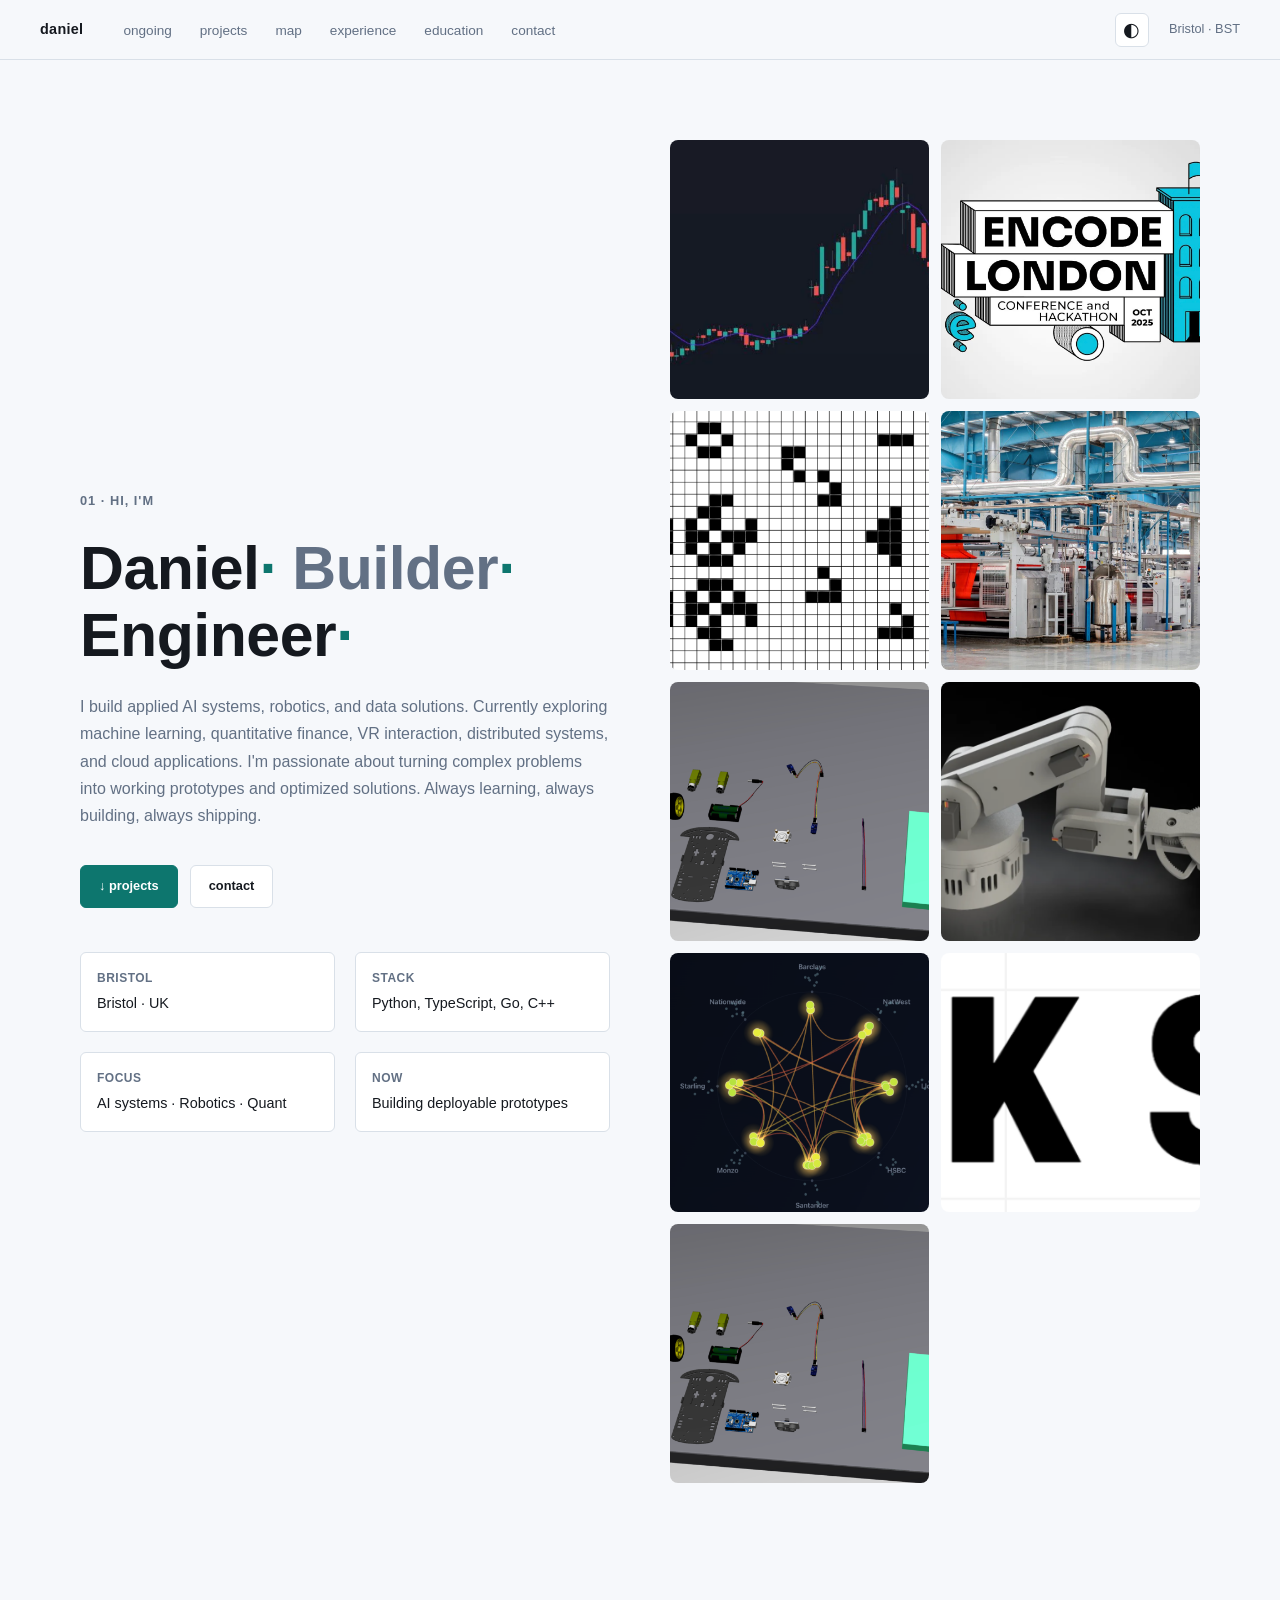
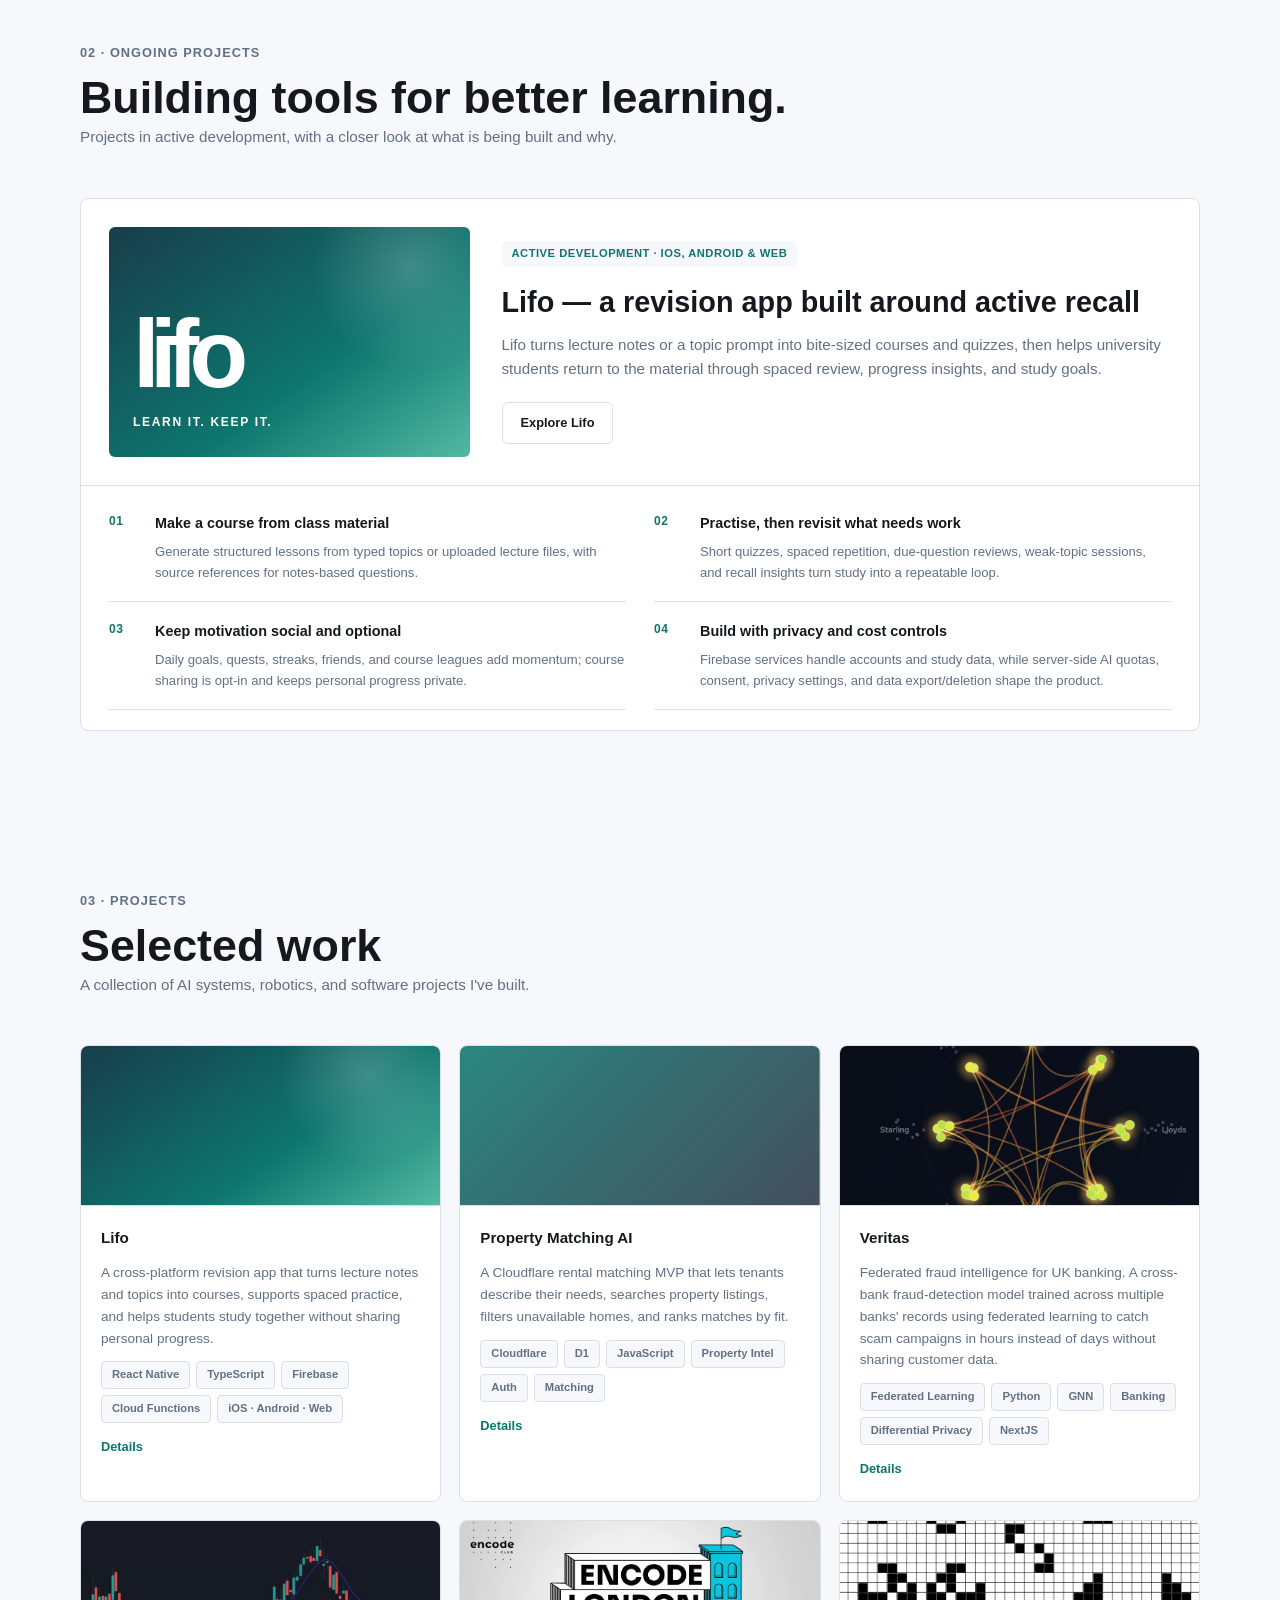
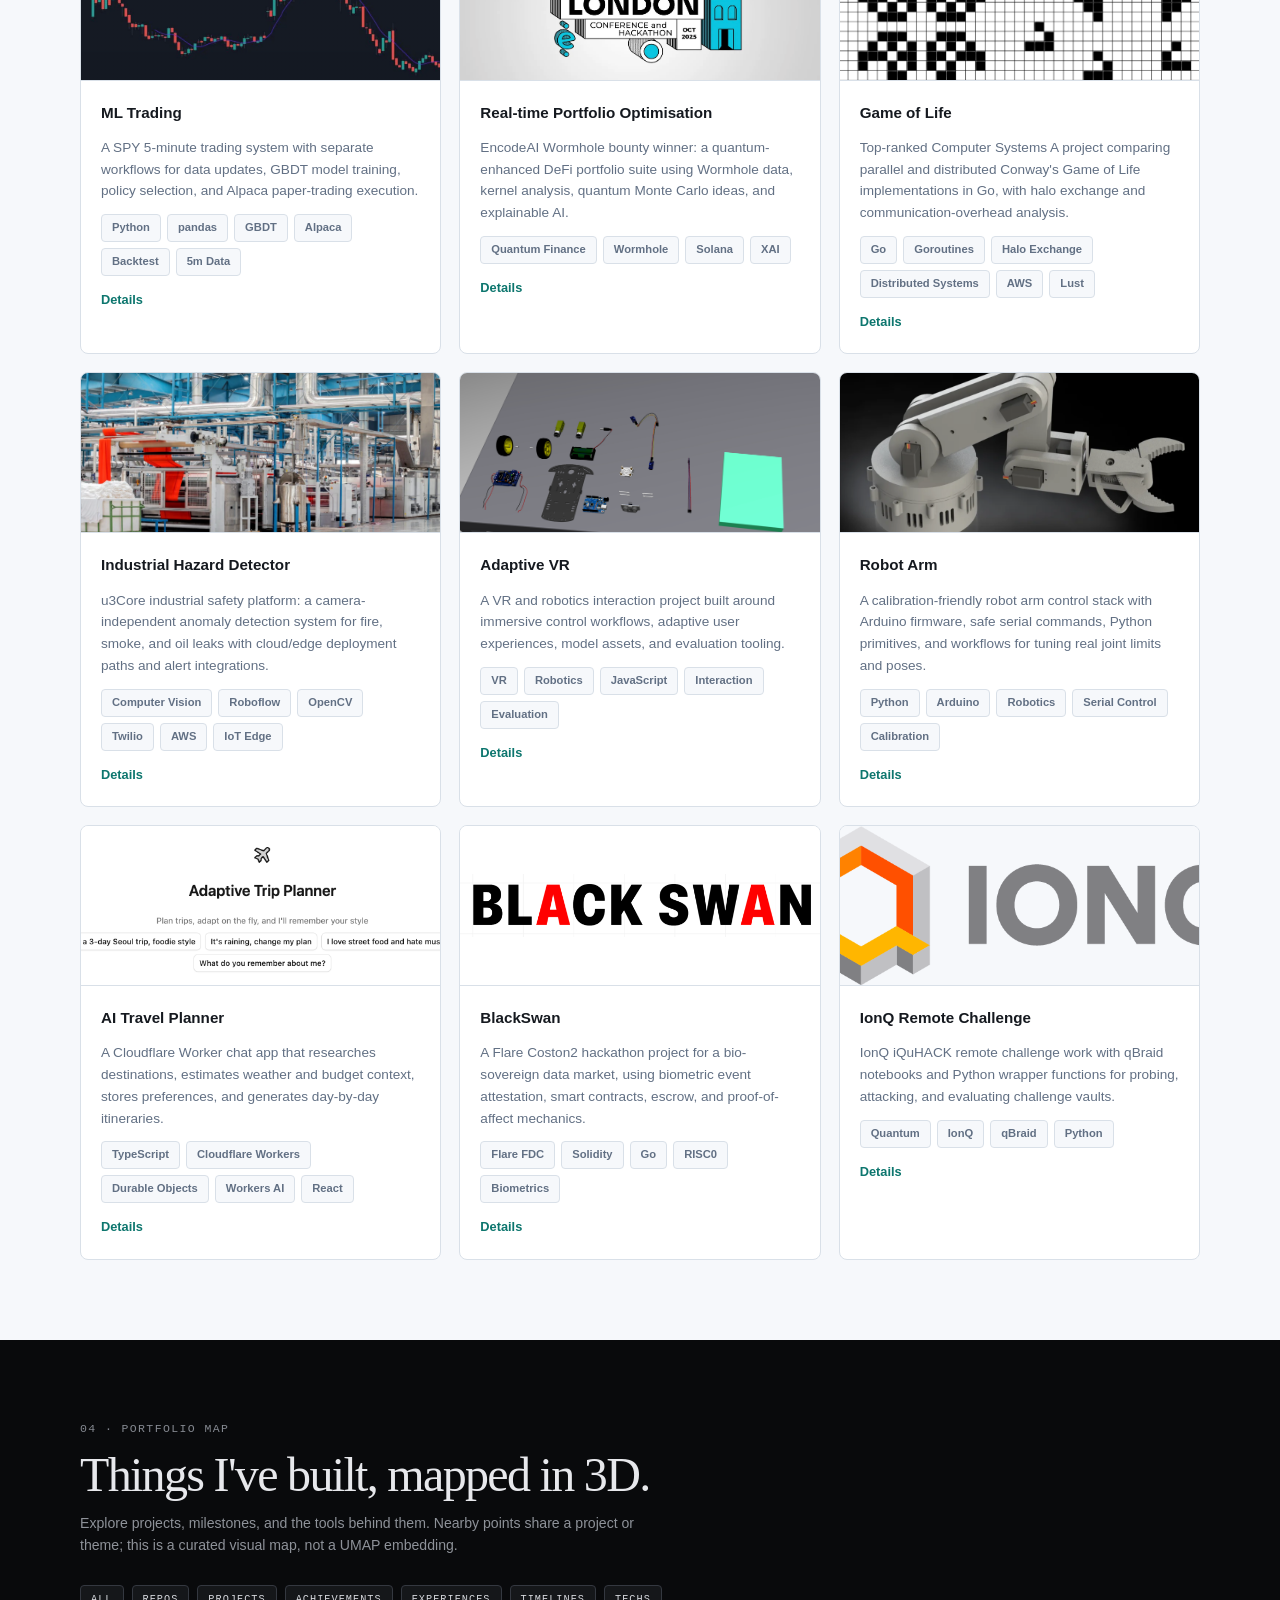
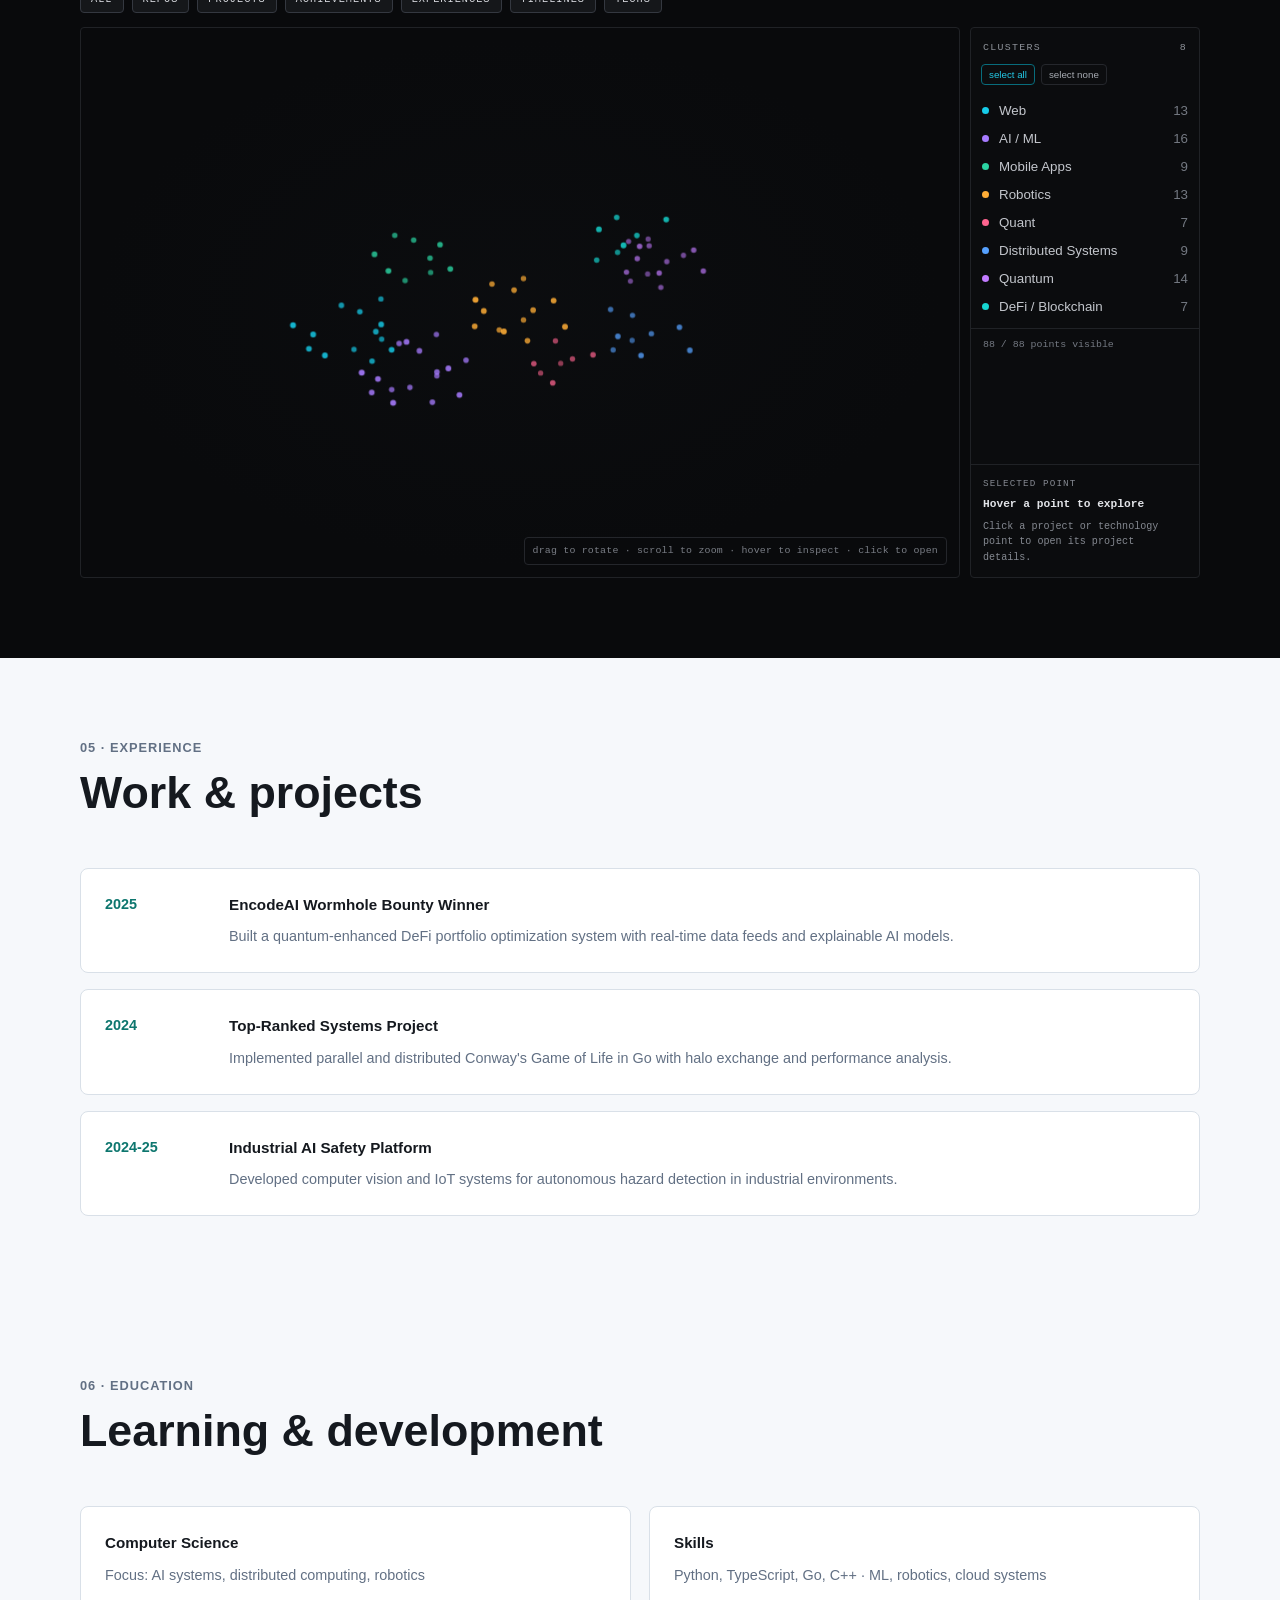
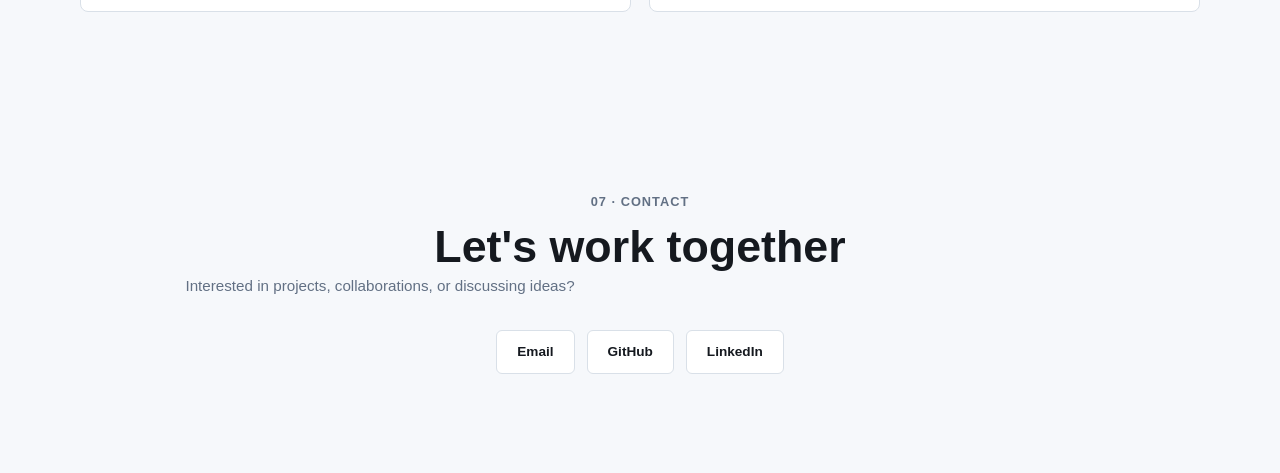
<file: index.html>
<!doctype html>
<html lang="en">
  <head>
    <meta charset="utf-8" />
    <meta name="viewport" content="width=device-width, initial-scale=1" />
    <title>Daniel | Computer Science / AI / Robotics</title>
    <meta
      name="description"
      content="AI, robotics, and software systems engineer. Portfolio of applied projects."
    />
    <link rel="stylesheet" href="./styles.css" />
  </head>
  <body>
    <header class="site-header">
      <nav class="header-nav">
        <a class="brand" href="#top" aria-label="Go to home">daniel</a>
        <ul class="nav-links">
          <li><a href="#ongoing">ongoing</a></li>
          <li><a href="#projects">projects</a></li>
          <li><a href="#map">map</a></li>
          <li><a href="#experience">experience</a></li>
          <li><a href="#education">education</a></li>
          <li><a href="#contact">contact</a></li>
        </ul>
      </nav>
      <div class="header-right">
        <button class="theme-toggle" type="button" aria-label="Toggle dark mode" aria-pressed="false">◐</button>
        <span class="location-time">Bristol · BST</span>
      </div>
    </header>

    <main id="top">
      <section class="hero">
        <div class="hero-content">
          <div class="section-number">01 · hi, i'm</div>
          <h1>Daniel<span class="accent-dot">·</span> <span class="hero-subtitle">Builder<span class="accent-dot">·</span></span> Engineer<span class="accent-dot">·</span></h1>
          
          <p class="hero-description">
            I build applied AI systems, robotics, and data solutions. Currently exploring machine learning, 
            quantitative finance, VR interaction, distributed systems, and cloud applications. 
            I'm passionate about turning complex problems into working prototypes and optimized solutions.
            Always learning, always building, always shipping.
          </p>
          
          <div class="hero-actions">
            <a href="#projects" class="button primary">↓ projects</a>
            <a href="#contact" class="button secondary">contact</a>
          </div>

          <div class="quick-info">
            <div class="info-block">
              <p class="info-label">bristol</p>
              <p class="info-value">Bristol · UK</p>
            </div>
            <div class="info-block">
              <p class="info-label">Stack</p>
              <p class="info-value">Python, TypeScript, Go, C++</p>
            </div>
            <div class="info-block">
              <p class="info-label">Focus</p>
              <p class="info-value">AI systems · Robotics · Quant</p>
            </div>
            <div class="info-block">
              <p class="info-label">Now</p>
              <p class="info-value">Building deployable prototypes</p>
            </div>
          </div>
        </div>

        <div class="hero-gallery">
          <img src="./assets/projects/image.png" alt="Project showcase" class="gallery-item">
          <img src="./assets/projects/image copy.png" alt="Project showcase" class="gallery-item">
          <img src="./assets/projects/game-of-life.png" alt="Project showcase" class="gallery-item">
          <img src="./assets/projects/industrial.png" alt="Project showcase" class="gallery-item">
          <img src="./assets/projects/vr.png" alt="Project showcase" class="gallery-item">
          <img src="./assets/projects/robotic.png" alt="Project showcase" class="gallery-item">

          <img src="./assets/projects/veritas.png" alt="Project showcase" class="gallery-item">
          <img src="./assets/projects/blackswan.png" alt="Project showcase" class="gallery-item">
          <img src="./assets/projects/vr.png" alt="Project showcase" class="gallery-item">
          

        </div>
      </section>

      <section id="ongoing" class="section">
        <div class="section-header">
          <div class="section-number">02 · ongoing projects</div>
          <h2>Building tools for better learning.</h2>
          <p>Projects in active development, with a closer look at what is being built and why.</p>
        </div>

        <article class="ongoing-card">
          <div class="ongoing-main">
            <div class="ongoing-brandmark" aria-hidden="true">
              <span class="lifo-wordmark">lifo</span>
              <span class="lifo-caption">learn it. keep it.</span>
            </div>
            <div class="ongoing-project-copy">
              <div class="live-badge">Active development · iOS, Android & web</div>
              <h3>Lifo — a revision app built around active recall</h3>
              <p>
                Lifo turns lecture notes or a topic prompt into bite-sized courses and quizzes, then helps
                university students return to the material through spaced review, progress insights, and
                study goals.
              </p>
              <a class="button secondary" href="./project.html?project=lifo">Explore Lifo</a>
            </div>
          </div>

          <div class="ongoing-capabilities">
            <article class="ongoing-capability">
              <span class="capability-index">01</span>
              <div>
                <h4>Make a course from class material</h4>
                <p>Generate structured lessons from typed topics or uploaded lecture files, with source references for notes-based questions.</p>
              </div>
            </article>
            <article class="ongoing-capability">
              <span class="capability-index">02</span>
              <div>
                <h4>Practise, then revisit what needs work</h4>
                <p>Short quizzes, spaced repetition, due-question reviews, weak-topic sessions, and recall insights turn study into a repeatable loop.</p>
              </div>
            </article>
            <article class="ongoing-capability">
              <span class="capability-index">03</span>
              <div>
                <h4>Keep motivation social and optional</h4>
                <p>Daily goals, quests, streaks, friends, and course leagues add momentum; course sharing is opt-in and keeps personal progress private.</p>
              </div>
            </article>
            <article class="ongoing-capability">
              <span class="capability-index">04</span>
              <div>
                <h4>Build with privacy and cost controls</h4>
                <p>Firebase services handle accounts and study data, while server-side AI quotas, consent, privacy settings, and data export/deletion shape the product.</p>
              </div>
            </article>
          </div>
        </div>
      </section>

      <section id="projects" class="section">
        <div class="section-header">
          <div class="section-number">03 · projects</div>
          <h2>Selected work</h2>
          <p>A collection of AI systems, robotics, and software projects I've built.</p>
        </div>

        <div class="project-grid">
          <article class="project-card">
            <div class="project-thumb lifo"></div>
            <div class="project-body">
              <h3>Lifo</h3>
              <p>
                A cross-platform revision app that turns lecture notes and topics into courses, supports
                spaced practice, and helps students study together without sharing personal progress.
              </p>
              <ul class="tag-list" aria-label="Tech stack">
                <li>React Native</li>
                <li>TypeScript</li>
                <li>Firebase</li>
                <li>Cloud Functions</li>
                <li>iOS · Android · Web</li>
              </ul>
              <a href="./project.html?project=lifo" aria-label="Open Lifo project details">Details</a>
            </div>
          </article>

          <article class="project-card">
            <div class="project-thumb property-matching-ai"></div>
            <div class="project-body">
              <h3>Property Matching AI</h3>
              <p>
                A Cloudflare rental matching MVP that lets tenants describe
                their needs, searches property listings, filters unavailable
                homes, and ranks matches by fit.
              </p>
              <ul class="tag-list" aria-label="Tech stack">
                <li>Cloudflare</li>
                <li>D1</li>
                <li>JavaScript</li>
                <li>Property Intel</li>
                <li>Auth</li>
                <li>Matching</li>
              </ul>
              <a
                href="./project.html?project=property-matching-ai"
                aria-label="Open Property Matching AI project"
              >
                Details
              </a>
            </div>
          </article>

          <article class="project-card">
            <div class="project-thumb veritas"></div>
            <div class="project-body">
              <h3>Veritas</h3>
              <p>
                Federated fraud intelligence for UK banking. A cross-bank fraud-detection model trained across multiple banks' records using federated learning to catch scam campaigns in hours instead of days without sharing customer data.
              </p>
              <ul class="tag-list" aria-label="Tech stack">
                <li>Federated Learning</li>
                <li>Python</li>
                <li>GNN</li>
                <li>Banking</li>
                <li>Differential Privacy</li>
                <li>NextJS</li>
              </ul>
              <a
                href="./project.html?project=veritas"
                aria-label="Open Veritas on GitHub"
              >
                Details
              </a>
            </div>
          </article>

          <article class="project-card">
            <div class="project-thumb ml-trading"></div>
            <div class="project-body">
              <h3>ML Trading</h3>
              <p>
                A SPY 5-minute trading system with separate workflows for data
                updates, GBDT model training, policy selection, and Alpaca
                paper-trading execution.
              </p>
              <ul class="tag-list" aria-label="Tech stack">
                <li>Python</li>
                <li>pandas</li>
                <li>GBDT</li>
                <li>Alpaca</li>
                <li>Backtest</li>
                <li>5m Data</li>
              </ul>
              <a
                href="./project.html?project=ml-trading"
                aria-label="Open ML Trading project"
              >
                Details
              </a>
            </div>
          </article>

          <article class="project-card">
            <div class="project-thumb portfolio-optimisation"></div>
            <div class="project-body">
              <h3>Real-time Portfolio Optimisation</h3>
              <p>
                EncodeAI Wormhole bounty winner: a quantum-enhanced DeFi
                portfolio suite using Wormhole data, kernel analysis, quantum
                Monte Carlo ideas, and explainable AI.
              </p>
              <ul class="tag-list" aria-label="Tech stack">
                <li>Quantum Finance</li>
                <li>Wormhole</li>
                <li>Solana</li>
                <li>XAI</li>
              </ul>
              <a
                href="./project.html?project=portfolio-optimisation"
                aria-label="Open Real-time Portfolio Optimisation on GitHub"
              >
                Details
              </a>
            </div>
          </article>

          <article class="project-card">
            <div class="project-thumb game-of-life"></div>
            <div class="project-body">
              <h3>Game of Life</h3>
              <p>
                Top-ranked Computer Systems A project comparing parallel and
                distributed Conway's Game of Life implementations in Go, with
                halo exchange and communication-overhead analysis.
              </p>
              <ul class="tag-list" aria-label="Tech stack">
                <li>Go</li>
                <li>Goroutines</li>
                <li>Halo Exchange</li>
                <li>Distributed Systems</li>
                <li>AWS</li>
                <li>Lust</li>
              </ul>
              <a
                href="./project.html?project=game-of-life"
                aria-label="Open Game of Life on GitHub"
              >
                Details
              </a>
            </div>
          </article>

          <article class="project-card">
            <div class="project-thumb hazard-detector"></div>
            <div class="project-body">
              <h3>Industrial Hazard Detector</h3>
              <p>
                u3Core industrial safety platform: a camera-independent anomaly
                detection system for fire, smoke, and oil leaks with cloud/edge
                deployment paths and alert integrations.
              </p>
              <ul class="tag-list" aria-label="Tech stack">
                <li>Computer Vision</li>
                <li>Roboflow</li>
                <li>OpenCV</li>
                <li>Twilio</li>
                <li>AWS</li>
                <li>IoT Edge</li>
              </ul>
              <a
                href="./project.html?project=industrial-hazard-detector"
                aria-label="Open Industrial Hazard Detector on GitHub"
              >
                Details
              </a>
            </div>
          </article>

          <article class="project-card">
            <div class="project-thumb adaptive-vr"></div>
            <div class="project-body">
              <h3>Adaptive VR</h3>
              <p>
                A VR and robotics interaction project built around immersive
                control workflows, adaptive user experiences, model assets, and
                evaluation tooling.
              </p>
              <ul class="tag-list" aria-label="Tech stack">
                <li>VR</li>
                <li>Robotics</li>
                <li>JavaScript</li>
                <li>Interaction</li>
                <li>Evaluation</li>
              </ul>
              <a
                href="./project.html?project=adaptive-vr"
                aria-label="Open Adaptive VR on GitHub"
              >
                Details
              </a>
            </div>
          </article>

          <article class="project-card">
            <div class="project-thumb robot-arm"></div>
            <div class="project-body">
              <h3>Robot Arm</h3>
              <p>
                A calibration-friendly robot arm control stack with Arduino
                firmware, safe serial commands, Python primitives, and workflows
                for tuning real joint limits and poses.
              </p>
              <ul class="tag-list" aria-label="Tech stack">
                <li>Python</li>
                <li>Arduino</li>
                <li>Robotics</li>
                <li>Serial Control</li>
                <li>Calibration</li>
              </ul>
              <a
                href="./project.html?project=robot-arm"
                aria-label="Open Robot Arm on GitHub"
              >
                Details
              </a>
            </div>
          </article>

          <article class="project-card">
            <div class="project-thumb ai-travel"></div>
            <div class="project-body">
              <h3>AI Travel Planner</h3>
              <p>
                A Cloudflare Worker chat app that researches destinations,
                estimates weather and budget context, stores preferences, and
                generates day-by-day itineraries.
              </p>
              <ul class="tag-list" aria-label="Tech stack">
                <li>TypeScript</li>
                <li>Cloudflare Workers</li>
                <li>Durable Objects</li>
                <li>Workers AI</li>
                <li>React</li>
              </ul>
              <a
                href="./project.html?project=ai-travel-planner"
                aria-label="Open AI Travel Planner on GitHub"
              >
                Details
              </a>
            </div>
          </article>

          <article class="project-card">
            <div class="project-thumb blackswan"></div>
            <div class="project-body">
              <h3>BlackSwan</h3>
              <p>
                A Flare Coston2 hackathon project for a bio-sovereign data
                market, using biometric event attestation, smart contracts,
                escrow, and proof-of-affect mechanics.
              </p>
              <ul class="tag-list" aria-label="Tech stack">
                <li>Flare FDC</li>
                <li>Solidity</li>
                <li>Go</li>
                <li>RISC0</li>
                <li>Biometrics</li>
              </ul>
              <a
                href="./project.html?project=blackswan"
                aria-label="Open BlackSwan on GitHub"
              >
                Details
              </a>
            </div>
          </article>

          <article class="project-card">
            <div class="project-thumb ionq"></div>
            <div class="project-body">
              <h3>IonQ Remote Challenge</h3>
              <p>
                IonQ iQuHACK remote challenge work with qBraid notebooks and
                Python wrapper functions for probing, attacking, and evaluating
                challenge vaults.
              </p>
              <ul class="tag-list" aria-label="Tech stack">
                <li>Quantum</li>
                <li>IonQ</li>
                <li>qBraid</li>
                <li>Python</li>
              </ul>
              <a
                href="./project.html?project=ionq-remote-challenge"
                aria-label="Open IonQ Remote Challenge on GitHub"
              >
                Details
              </a>
            </div>
          </article>
        </div>
      </section>

      <section id="map" class="section map-section">
        <div class="section-header">
          <div class="map-eyebrow">04 · portfolio map</div>
          <h2>Things I've built, mapped in 3D.</h2>
          <p>
            Explore projects, milestones, and the tools behind them. Nearby points share a project or
            theme; this is a curated visual map, not a UMAP embedding.
          </p>
        </div>

        <div class="map-type-filters" role="group" aria-label="Filter map by item type">
          <button class="map-type-filter is-active" type="button" data-map-type="all" aria-pressed="true">All</button>
          <button class="map-type-filter is-active" type="button" data-map-type="repos" aria-pressed="true">Repos</button>
          <button class="map-type-filter is-active" type="button" data-map-type="projects" aria-pressed="true">Projects</button>
          <button class="map-type-filter is-active" type="button" data-map-type="achievements" aria-pressed="true">Achievements</button>
          <button class="map-type-filter is-active" type="button" data-map-type="experiences" aria-pressed="true">Experiences</button>
          <button class="map-type-filter is-active" type="button" data-map-type="timelines" aria-pressed="true">Timelines</button>
          <button class="map-type-filter is-active" type="button" data-map-type="techs" aria-pressed="true">Techs</button>
        </div>

        <div class="map-workspace">
          <div class="map-canvas-frame">
            <canvas
              id="portfolio-map-canvas"
              class="portfolio-map-canvas"
              tabindex="0"
              role="img"
              aria-label="Interactive 3D-style map of portfolio projects and technologies. Drag to rotate and use the scroll wheel to zoom."
            ></canvas>
            <div class="map-instructions" aria-hidden="true">drag to rotate · scroll to zoom · hover to inspect · click to open</div>
            <div class="map-tooltip" id="map-tooltip" role="status" hidden></div>
          </div>

          <aside class="map-sidebar" aria-label="Map filters and selection">
            <div class="map-sidebar-heading">
              <span>Clusters</span>
              <span id="map-cluster-total">0</span>
            </div>
            <div class="map-select-actions">
              <button type="button" id="map-select-all">select all</button>
              <button type="button" id="map-select-none">select none</button>
            </div>
            <div class="map-cluster-list" id="map-cluster-list"></div>
            <div class="map-count" id="map-count" aria-live="polite"></div>
            <div class="map-selection" id="map-selection" aria-live="polite">
              <span class="map-selection-label">Selected point</span>
              <strong>Hover a point to explore</strong>
              <p>Click a project or technology point to open its project details.</p>
            </div>
          </aside>
        </div>
      </section>

      <section id="experience" class="section">
        <div class="section-header">
          <div class="section-number">05 · experience</div>
          <h2>Work & projects</h2>
        </div>
        
        <div class="timeline">
          <div class="timeline-item">
            <span class="timeline-year">2025</span>
            <div class="timeline-content">
              <h3>EncodeAI Wormhole Bounty Winner</h3>
              <p>Built a quantum-enhanced DeFi portfolio optimization system with real-time data feeds and explainable AI models.</p>
            </div>
          </div>
          <div class="timeline-item">
            <span class="timeline-year">2024</span>
            <div class="timeline-content">
              <h3>Top-Ranked Systems Project</h3>
              <p>Implemented parallel and distributed Conway's Game of Life in Go with halo exchange and performance analysis.</p>
            </div>
          </div>
          <div class="timeline-item">
            <span class="timeline-year">2024-25</span>
            <div class="timeline-content">
              <h3>Industrial AI Safety Platform</h3>
              <p>Developed computer vision and IoT systems for autonomous hazard detection in industrial environments.</p>
            </div>
          </div>
        </div>
      </section>

      <section id="education" class="section">
        <div class="section-header">
          <div class="section-number">06 · education</div>
          <h2>Learning & development</h2>
        </div>
        
        <div class="education-grid">
          <div class="education-item">
            <h3>Computer Science</h3>
            <p class="education-detail">Focus: AI systems, distributed computing, robotics</p>
          </div>
          <div class="education-item">
            <h3>Skills</h3>
            <p class="education-detail">Python, TypeScript, Go, C++ · ML, robotics, cloud systems</p>
          </div>
        </div>
      </section>

      <section id="contact" class="section contact-section">
        <div class="section-header">
          <div class="section-number">07 · contact</div>
          <h2>Let's work together</h2>
          <p>Interested in projects, collaborations, or discussing ideas?</p>
        </div>
        <div class="contact-links">
          <a href="mailto:daniel@example.com" class="contact-link">Email</a>
          <a href="https://github.com/Kanghyeon5468" target="_blank" rel="noreferrer" class="contact-link">GitHub</a>
          <a href="https://www.linkedin.com/" target="_blank" rel="noreferrer" class="contact-link">LinkedIn</a>
        </div>
      </section>
    </main>
    <script src="./portfolio-map.js"></script>
    <script src="./theme.js"></script>
  </body>
</html>
</file>
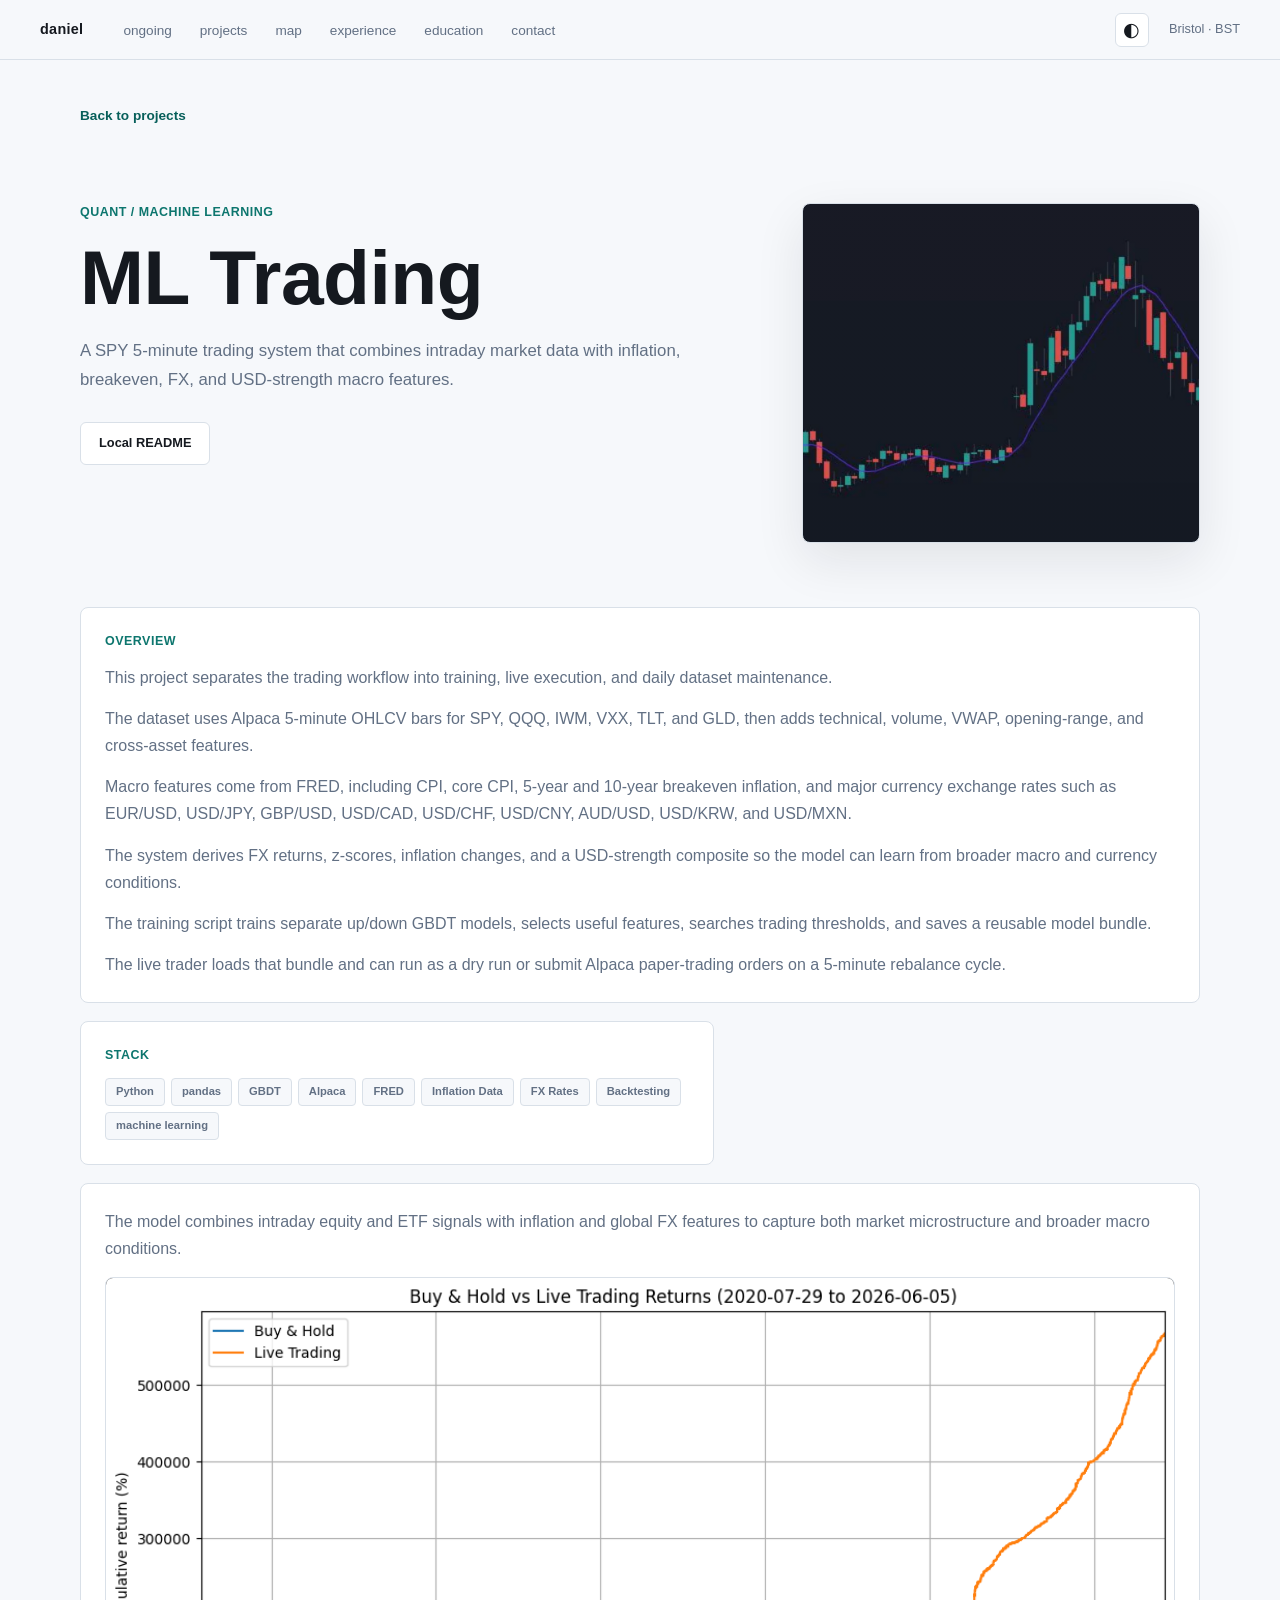
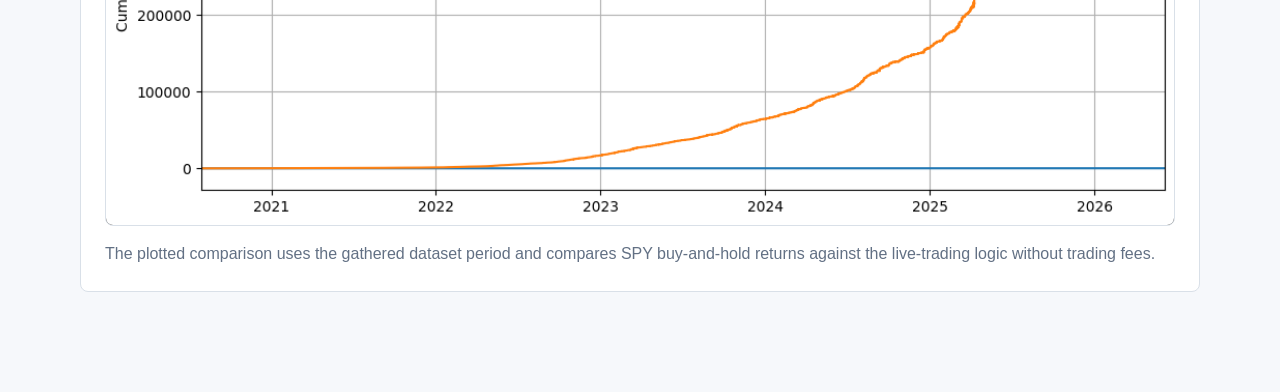
<file: project.html>
<!doctype html>
<html lang="en">
  <head>
    <meta charset="utf-8" />
    <meta name="viewport" content="width=device-width, initial-scale=1" />
    <title>Project Detail | Daniel</title>
    <meta name="description" content="Portfolio project detail page." />
    <link rel="stylesheet" href="./styles.css" />
  </head>
  <body>
    <header class="site-header">
      <nav class="header-nav">
        <a class="brand" href="./index.html#top" aria-label="Go to home">daniel</a>
        <ul class="nav-links">
          <li><a href="./index.html#ongoing">ongoing</a></li>
          <li><a href="./index.html#projects">projects</a></li>
          <li><a href="./index.html#map">map</a></li>
          <li><a href="./index.html#experience">experience</a></li>
          <li><a href="./index.html#education">education</a></li>
          <li><a href="./index.html#contact">contact</a></li>
        </ul>
      </nav>
      <div class="header-right">
        <button class="theme-toggle" type="button" aria-label="Toggle dark mode" aria-pressed="false">◐</button>
        <span class="location-time">Bristol · BST</span>
      </div>
    </header>

    <main class="detail-shell">
      <a class="back-link" href="./index.html#projects">Back to projects</a>

      <section class="detail-hero">
        <div>
          <p class="eyebrow" id="project-category">Project</p>
          <h1 id="project-title">Project detail</h1>
          <p class="hero-summary" id="project-summary"></p>
          <div class="detail-actions" id="project-actions"></div>
        </div>
        <div class="detail-thumb" id="project-thumb" aria-hidden="true"></div>
      </section>

      <section class="detail-grid">
        <article class="detail-panel">
          <p class="eyebrow">Overview</p>
          <div class="rich-copy" id="project-overview"></div>
        </article>

        <article class="detail-panel">
          <p class="eyebrow">Stack</p>
          <ul class="tag-list detail-tags" id="project-stack"></ul>
        </article>

        <article class="detail-panel project-content" id="project-content"></article>
      </section>
    </main>

    <script src="./project-detail.js"></script>
    <script src="./theme.js"></script>
  </body>
</html>
</file>
<file: styles.css>
:root {
  color-scheme: light;
  --ink: #15191f;
  --muted: #627084;
  --line: #d9e0e8;
  --surface: #f6f8fb;
  --panel: #ffffff;
  --accent: #0d766e;
  --accent-strong: #075f5a;
  --shadow: 0 18px 50px rgba(21, 25, 31, 0.09);
}

:root[data-theme="dark"] {
  color-scheme: dark;
  --ink: #eef3f7;
  --muted: #a6b2c1;
  --line: #2d3745;
  --surface: #101419;
  --panel: #171d24;
  --accent: #35c7ba;
  --accent-strong: #71ddd4;
  --shadow: 0 18px 50px rgba(0, 0, 0, 0.35);
}

* {
  box-sizing: border-box;
}

html {
  scroll-behavior: smooth;
}

body {
  margin: 0;
  color: var(--ink);
  font-family: -apple-system, BlinkMacSystemFont, "Segoe UI", Inter, sans-serif;
  background: var(--surface);
  line-height: 1.6;
}

a {
  color: inherit;
  text-decoration: none;
}

/* Header */
.site-header {
  position: sticky;
  top: 0;
  z-index: 10;
  display: flex;
  align-items: center;
  justify-content: space-between;
  gap: 32px;
  min-height: 60px;
  padding: 0 40px;
  border-bottom: 1px solid var(--line);
  background: color-mix(in srgb, var(--surface) 94%, transparent);
  backdrop-filter: blur(12px);
}

.header-nav {
  display: flex;
  align-items: center;
  gap: 40px;
  flex: 1;
}

.brand {
  font-size: 0.9rem;
  font-weight: 700;
  letter-spacing: 0.3px;
  white-space: nowrap;
}

.nav-links {
  display: flex;
  gap: 28px;
  margin: 0;
  padding: 0;
  list-style: none;
}

.nav-links a {
  font-size: 0.85rem;
  color: var(--muted);
  font-weight: 500;
  transition: color 0.2s;
}

.nav-links a:hover {
  color: var(--accent);
}

.header-right {
  display: flex;
  align-items: center;
  gap: 20px;
  margin-left: auto;
}

.theme-toggle {
  display: inline-grid;
  width: 34px;
  height: 34px;
  place-items: center;
  background: var(--panel);
  border: 1px solid var(--line);
  border-radius: 6px;
  font-size: 1.2rem;
  cursor: pointer;
  color: var(--ink);
  padding: 0;
  transition: border-color 0.2s, color 0.2s, background 0.2s;
}

.theme-toggle:hover {
  border-color: var(--accent);
  color: var(--accent);
}

.location-time {
  font-size: 0.8rem;
  color: var(--muted);
  font-weight: 500;
}

main {
  overflow: hidden;
}

.section,
.hero {
  max-width: 1200px;
  margin: 0 auto;
  padding: 0 40px;
}

/* Hero Section */
.hero {
  display: grid;
  grid-template-columns: 1fr 1fr;
  gap: 60px;
  align-items: center;
  min-height: calc(100vh - 60px);
  padding: 80px 40px;
}

.hero-content {
  display: flex;
  flex-direction: column;
  gap: 24px;
}

.section-number {
  font-size: 0.8rem;
  font-weight: 600;
  letter-spacing: 1px;
  color: var(--muted);
  text-transform: uppercase;
}

h1 {
  margin: 0;
  font-size: clamp(2.5rem, 6vw, 3.8rem);
  line-height: 1.1;
  font-weight: 900;
  letter-spacing: -0.5px;
}

h2 {
  margin: 0;
  font-size: clamp(1.8rem, 4vw, 2.8rem);
  line-height: 1.2;
  font-weight: 800;
}

h3,
p {
  overflow-wrap: break-word;
}

.eyebrow {
  margin: 0 0 12px;
  color: var(--accent);
  font-size: 0.78rem;
  font-weight: 800;
  letter-spacing: 0.5px;
  text-transform: uppercase;
}

.accent-dot {
  color: var(--accent);
}

.hero-subtitle {
  color: var(--muted);
}

.hero-description {
  margin: 0;
  font-size: 1rem;
  line-height: 1.7;
  color: var(--muted);
  max-width: 580px;
}

.hero-summary {
  max-width: 680px;
  margin: 18px 0 0;
  color: var(--muted);
  font-size: 1.05rem;
  line-height: 1.7;
}

.hero-actions {
  display: flex;
  gap: 12px;
  margin-top: 12px;
  flex-wrap: wrap;
}

.button {
  display: inline-flex;
  align-items: center;
  justify-content: center;
  padding: 10px 18px;
  border: 1px solid var(--line);
  border-radius: 6px;
  font-size: 0.8rem;
  font-weight: 700;
  cursor: pointer;
  transition: all 0.2s;
}

.button.primary {
  background: var(--accent);
  color: white;
  border-color: var(--accent);
}

.button.primary:hover {
  background: var(--accent-strong);
  border-color: var(--accent-strong);
}

.button.secondary {
  background: var(--panel);
  color: var(--ink);
  border-color: var(--line);
}

.button.secondary:hover {
  background: var(--surface);
}

.quick-info {
  display: grid;
  grid-template-columns: repeat(2, 1fr);
  gap: 20px;
  margin-top: 20px;
}

.info-block {
  padding: 16px;
  border: 1px solid var(--line);
  border-radius: 6px;
  background: var(--panel);
}

.info-label {
  margin: 0;
  font-size: 0.75rem;
  font-weight: 600;
  color: var(--muted);
  text-transform: uppercase;
  letter-spacing: 0.5px;
}

.info-value {
  margin: 4px 0 0;
  font-size: 0.9rem;
  font-weight: 500;
}

/* Hero Gallery */
.hero-gallery {
  display: grid;
  grid-template-columns: repeat(2, 1fr);
  gap: 12px;
}

.gallery-item {
  width: 100%;
  height: auto;
  border-radius: 8px;
  object-fit: cover;
  background: var(--line);
  aspect-ratio: 1;
}

:root[data-theme="dark"] .gallery-item,
:root[data-theme="dark"] .project-thumb {
  filter: saturate(0.9) brightness(0.82);
}

/* Sections */
.section {
  padding: 80px 40px;
}

.section-header {
  margin-bottom: 48px;
}

.section-header h2 {
  margin-top: 8px;
}

.section-header p {
  margin: 0;
  font-size: 0.95rem;
  color: var(--muted);
  max-width: 600px;
}

/* Ongoing Projects */
.ongoing-card {
  overflow: hidden;
  border: 1px solid var(--line);
  border-radius: 8px;
  background: var(--panel);
}

.ongoing-main {
  display: grid;
  grid-template-columns: minmax(220px, 0.7fr) minmax(0, 1.3fr);
  gap: 32px;
  padding: 28px;
  border-bottom: 1px solid var(--line);
}

.ongoing-brandmark {
  display: flex;
  min-height: 230px;
  flex-direction: column;
  align-items: flex-start;
  justify-content: flex-end;
  padding: 24px;
  overflow: hidden;
  border-radius: 6px;
  color: #fff;
  background:
    radial-gradient(circle at 84% 18%, rgba(255, 255, 255, 0.2), transparent 28%),
    linear-gradient(145deg, #183d4b, #0d766e 60%, #52b9a2);
}

.lifo-wordmark {
  font-size: clamp(3.5rem, 8vw, 6rem);
  font-weight: 900;
  letter-spacing: -0.1em;
  line-height: 0.9;
}

.lifo-caption {
  margin-top: 16px;
  font-size: 0.75rem;
  font-weight: 700;
  letter-spacing: 0.14em;
  text-transform: uppercase;
}

.ongoing-project-copy {
  align-self: center;
}

.live-badge {
  display: inline-block;
  padding: 4px 10px;
  background: var(--surface);
  border-radius: 4px;
  font-size: 0.7rem;
  font-weight: 700;
  color: var(--accent);
  text-transform: uppercase;
  letter-spacing: 0.5px;
  margin-bottom: 12px;
}

.ongoing-project-copy h3 {
  margin: 0 0 8px;
  font-size: clamp(1.35rem, 3vw, 1.8rem);
  font-weight: 700;
}

.ongoing-project-copy p {
  margin: 0;
  font-size: 0.95rem;
  color: var(--muted);
  line-height: 1.6;
}

.ongoing-project-copy .button {
  margin-top: 20px;
}

.ongoing-capabilities {
  display: grid;
  grid-template-columns: repeat(2, minmax(0, 1fr));
  gap: 0 28px;
  padding: 8px 28px 20px;
}

.ongoing-capability {
  display: grid;
  grid-template-columns: 34px minmax(0, 1fr);
  gap: 12px;
  padding: 18px 0;
  border-bottom: 1px solid var(--line);
}

.capability-index {
  color: var(--accent);
  font-size: 0.75rem;
  font-weight: 800;
  letter-spacing: 0.04em;
}

.ongoing-capability h4 {
  margin: 0 0 6px;
  font-size: 0.9rem;
}

.ongoing-capability p {
  margin: 0;
  color: var(--muted);
  font-size: 0.82rem;
  line-height: 1.6;
}

/* Projects Section */
.project-grid {
  display: grid;
  grid-template-columns: repeat(3, 1fr);
  gap: 18px;
}

.project-card {
  border: 1px solid var(--line);
  border-radius: 8px;
  background: var(--panel);
  overflow: hidden;
  transition: box-shadow 0.3s;
}

.project-card:hover {
  box-shadow: var(--shadow);
}

.project-thumb {
  width: 100%;
  height: 160px;
  background: var(--surface);
  border-bottom: 1px solid var(--line);
  background-size: cover;
  background-position: center;
}

.project-thumb.property-matching-ai {
  background:
    linear-gradient(135deg, rgba(13, 118, 110, 0.88), rgba(36, 50, 65, 0.86)),
    radial-gradient(circle at 18% 24%, rgba(255, 255, 255, 0.32) 0 8%, transparent 9%),
    linear-gradient(90deg, transparent 0 15%, rgba(255, 255, 255, 0.18) 15% 17%, transparent 17% 48%, rgba(255, 255, 255, 0.18) 48% 50%, transparent 50%),
    repeating-linear-gradient(0deg, rgba(255, 255, 255, 0.12) 0 1px, transparent 1px 26px);
  background-size: cover;
  background-position: center;
}

.project-thumb.ml-trading {
  background-image: linear-gradient(rgba(21, 25, 31, 0.08), rgba(21, 25, 31, 0.08)), url("./assets/projects/image.png");
  background-size: cover;
  background-position: center;
}

.project-thumb.portfolio-optimisation {
  background-image: url("./assets/projects/image copy.png");
  background-size: cover;
  background-position: center;
}

.project-thumb.game-of-life {
  background-image: url("./assets/projects/game-of-life.png");
  background-size: cover;
  background-position: center;
}

.project-thumb.hazard-detector {
  background-image: url("./assets/projects/industrial.png");
  background-size: cover;
  background-position: center;
}

.project-thumb.adaptive-vr {
  background-image: url("./assets/projects/vr.png");
  background-size: cover;
  background-position: center;
}

.project-thumb.robot-arm {
  background-image: url("./assets/projects/robotic.png");
  background-size: cover;
  background-position: center;
}

.project-thumb.ai-travel {
  background-image: url("./assets/projects/travel.png");
  background-size: cover;
  background-position: center;
}

.project-thumb.blackswan {
  background-color: #ffffff;
  background-image: url("./assets/projects/blackswan.png");
  background-repeat: no-repeat;
  background-size: contain;
  background-position: center;
}

.project-thumb.ionq {
  background-image: url("./assets/projects/ionq.png");
  background-size: cover;
  background-position: center;
}

.project-thumb.veritas {
  background-image: url("./assets/projects/veritas.png");
  background-size: cover;
  background-position: center;
}

.project-thumb.lifo {
  background:
    radial-gradient(circle at 80% 18%, rgba(255, 255, 255, 0.2), transparent 28%),
    linear-gradient(145deg, #183d4b, #0d766e 60%, #52b9a2);
}

.project-body {
  padding: 20px;
}

.project-body h3 {
  margin: 0 0 12px;
  font-size: 0.95rem;
  font-weight: 700;
}

.project-body p {
  margin: 0;
  font-size: 0.85rem;
  color: var(--muted);
  line-height: 1.6;
}

.tag-list {
  display: flex;
  flex-wrap: wrap;
  gap: 6px;
  margin: 12px 0 0;
  padding: 0;
  list-style: none;
}

.tag-list li {
  padding: 4px 10px;
  background: var(--surface);
  border: 1px solid var(--line);
  border-radius: 4px;
  font-size: 0.7rem;
  font-weight: 600;
  color: var(--muted);
}

.project-body a {
  display: inline-flex;
  margin-top: 14px;
  font-size: 0.8rem;
  font-weight: 700;
  color: var(--accent);
  transition: color 0.2s;
}

.project-body a:hover {
  color: var(--accent-strong);
}

/* Portfolio Map */
.map-section {
  max-width: none;
  padding-right: max(40px, calc((100vw - 1200px) / 2 + 40px));
  padding-left: max(40px, calc((100vw - 1200px) / 2 + 40px));
  color: #e7e8ec;
  background: #090a0c;
}

.map-section .section-header {
  max-width: 760px;
  margin-bottom: 28px;
}

.map-eyebrow,
.map-sidebar,
.map-type-filter,
.map-instructions {
  font-family: "SFMono-Regular", Consolas, "Liberation Mono", monospace;
}

.map-eyebrow {
  color: #858991;
  font-size: 0.72rem;
  letter-spacing: 0.12em;
  text-transform: uppercase;
}

.map-section .section-header h2 {
  margin: 8px 0;
  font-family: Georgia, "Times New Roman", serif;
  font-size: clamp(2rem, 4vw, 3rem);
  font-weight: 400;
  letter-spacing: -0.035em;
}

.map-section .section-header p {
  color: #8e9299;
  font-size: 0.88rem;
}

.map-type-filters {
  display: flex;
  flex-wrap: wrap;
  gap: 8px;
  margin-bottom: 14px;
}

.map-type-filter,
.map-select-actions button {
  border: 1px solid #25272c;
  border-radius: 4px;
  color: #a7abb2;
  background: #0c0d0f;
  cursor: pointer;
  transition: color 0.16s, border-color 0.16s, background 0.16s;
}

.map-type-filter {
  padding: 7px 10px;
  font-size: 0.64rem;
  letter-spacing: 0.1em;
  text-transform: uppercase;
}

.map-type-filter:hover,
.map-select-actions button:hover {
  border-color: #4a4e56;
  color: #f0f1f3;
}

.map-type-filter.is-active {
  border-color: #343840;
  color: #d7d9de;
  background: #15171a;
}

.map-workspace {
  display: grid;
  grid-template-columns: minmax(0, 1fr) 230px;
  gap: 10px;
  min-height: 430px;
}

.map-canvas-frame {
  position: relative;
  min-width: 0;
  min-height: 430px;
  overflow: hidden;
  border: 1px solid #202226;
  border-radius: 4px;
  background:
    radial-gradient(ellipse at center, rgba(20, 23, 27, 0.2), transparent 68%),
    #090a0c;
}

.portfolio-map-canvas {
  display: block;
  width: 100%;
  height: 100%;
  min-height: 430px;
  cursor: grab;
  touch-action: none;
  outline: none;
}

.portfolio-map-canvas:active {
  cursor: grabbing;
}

.portfolio-map-canvas:focus-visible {
  box-shadow: inset 0 0 0 2px #20c9e8;
}

.map-instructions {
  position: absolute;
  right: 12px;
  bottom: 12px;
  padding: 5px 8px;
  border: 1px solid #24262b;
  border-radius: 4px;
  color: #797d85;
  background: rgba(10, 11, 13, 0.88);
  font-size: 0.62rem;
  letter-spacing: 0.02em;
  pointer-events: none;
}

.map-tooltip {
  position: absolute;
  z-index: 2;
  max-width: 240px;
  padding: 7px 9px;
  border: 1px solid #343840;
  border-radius: 4px;
  color: #f3f4f6;
  background: rgba(15, 17, 20, 0.96);
  font-size: 0.72rem;
  line-height: 1.4;
  pointer-events: none;
}

.map-sidebar {
  display: flex;
  min-height: 430px;
  flex-direction: column;
  border: 1px solid #202226;
  border-radius: 4px;
  color: #c3c6cc;
  background: #0b0c0e;
  font-size: 0.68rem;
}

.map-sidebar-heading {
  display: flex;
  justify-content: space-between;
  padding: 12px 12px 8px;
  color: #8f939a;
  font-size: 0.62rem;
  letter-spacing: 0.13em;
  text-transform: uppercase;
}

.map-select-actions {
  display: flex;
  gap: 6px;
  padding: 0 10px 10px;
}

.map-select-actions button {
  padding: 4px 7px;
  font-size: 0.61rem;
}

#map-select-all {
  border-color: #086c7c;
  color: #24c8e5;
}

.map-cluster-list {
  display: grid;
  gap: 1px;
  padding: 2px 6px 8px;
}

.map-cluster-toggle {
  display: grid;
  grid-template-columns: 9px minmax(0, 1fr) auto;
  align-items: center;
  gap: 8px;
  min-width: 0;
  padding: 6px 5px;
  border: 0;
  border-radius: 3px;
  color: #c3c6cc;
  text-align: left;
  background: transparent;
  cursor: pointer;
}

.map-cluster-toggle:hover,
.map-cluster-toggle:focus-visible {
  background: #17191d;
  outline: none;
}

.map-cluster-toggle[aria-pressed="false"] {
  opacity: 0.42;
}

.map-cluster-dot {
  width: 7px;
  height: 7px;
  border-radius: 50%;
}

.map-cluster-name {
  overflow: hidden;
  text-overflow: ellipsis;
  white-space: nowrap;
}

.map-cluster-count,
.map-count {
  color: #747982;
  font-variant-numeric: tabular-nums;
}

.map-count {
  padding: 8px 12px;
  border-top: 1px solid #202226;
  font-size: 0.62rem;
}

.map-selection {
  display: grid;
  gap: 5px;
  margin-top: auto;
  padding: 12px;
  border-top: 1px solid #202226;
}

.map-selection-label {
  color: #858991;
  font-size: 0.58rem;
  letter-spacing: 0.12em;
  text-transform: uppercase;
}

.map-selection strong {
  color: #e2e4e8;
  font-size: 0.7rem;
  font-weight: 600;
}

.map-selection p {
  margin: 0;
  color: #858991;
  font-size: 0.63rem;
  line-height: 1.5;
}

.map-selection-link {
  justify-self: start;
  margin-top: 3px;
  color: #24c8e5;
  font-size: 0.63rem;
}

.map-selection-link:hover {
  color: #8beafb;
}

/* Timeline */
.timeline {
  display: grid;
  gap: 16px;
  margin: 0;
  padding: 0;
  list-style: none;
}

.timeline-item {
  display: grid;
  grid-template-columns: 100px 1fr;
  gap: 24px;
  padding: 24px;
  border: 1px solid var(--line);
  border-radius: 8px;
  background: var(--panel);
}

.timeline-year {
  font-weight: 700;
  color: var(--accent);
  font-size: 0.9rem;
}

.timeline-content h3 {
  margin: 0 0 8px;
  font-size: 0.95rem;
  font-weight: 700;
}

.timeline-content p {
  margin: 0;
  font-size: 0.9rem;
  color: var(--muted);
}

/* Education */
.education-grid {
  display: grid;
  grid-template-columns: repeat(2, 1fr);
  gap: 18px;
}

.education-item {
  padding: 24px;
  border: 1px solid var(--line);
  border-radius: 8px;
  background: var(--panel);
}

.education-item h3 {
  margin: 0 0 8px;
  font-size: 0.95rem;
  font-weight: 700;
}

.education-detail {
  margin: 0;
  font-size: 0.9rem;
  color: var(--muted);
}

/* Contact Section */
.contact-section {
  text-align: center;
  padding: 100px 40px;
}

.contact-section .section-header {
  margin-bottom: 32px;
}

.contact-links {
  display: flex;
  gap: 12px;
  justify-content: center;
  flex-wrap: wrap;
}

.contact-link {
  padding: 10px 20px;
  border: 1px solid var(--line);
  border-radius: 6px;
  background: var(--panel);
  font-size: 0.85rem;
  font-weight: 600;
  transition: all 0.2s;
}

.contact-link:hover {
  background: var(--surface);
  border-color: var(--accent);
  color: var(--accent);
}

/* Project Detail */
.detail-shell {
  max-width: 1200px;
  margin: 0 auto;
  padding: 42px 40px 100px;
}

.back-link {
  display: inline-flex;
  margin-bottom: 28px;
  color: var(--accent-strong);
  font-size: 0.85rem;
  font-weight: 800;
}

.detail-hero {
  display: grid;
  grid-template-columns: minmax(0, 1fr) minmax(300px, 0.58fr);
  gap: 36px;
  align-items: stretch;
  padding: 48px 0 64px;
}

.detail-hero h1 {
  font-size: clamp(2.4rem, 6vw, 5.1rem);
}

.detail-actions {
  display: flex;
  flex-wrap: wrap;
  gap: 12px;
  margin-top: 28px;
}

.detail-thumb {
  min-height: 340px;
  border: 1px solid var(--line);
  border-radius: 8px;
  box-shadow: var(--shadow);
}

.detail-grid {
  display: grid;
  grid-template-columns: minmax(0, 1.15fr) minmax(280px, 0.85fr);
  gap: 18px;
  align-items: start;
}

.detail-panel {
  padding: 24px;
  border: 1px solid var(--line);
  border-radius: 8px;
  background: var(--panel);
}

.detail-panel:nth-child(1),
.detail-panel:nth-child(3) {
  grid-column: 1 / -1;
}

.rich-copy,
.project-content {
  display: grid;
  gap: 14px;
}

.rich-copy p,
.content-text {
  margin: 0;
  color: var(--muted);
  font-size: 1rem;
  line-height: 1.7;
}

.content-heading {
  margin: 12px 0 -4px;
  font-size: 1.15rem;
  line-height: 1.3;
}

.detail-tags {
  margin-top: 0;
}

.content-media {
  overflow: hidden;
  margin: 0;
  border: 1px solid var(--line);
  border-radius: 8px;
  background: var(--surface);
}

.content-media img,
.content-media video {
  display: block;
  width: 100%;
  max-height: 720px;
  object-fit: contain;
  background: #000;
}

/* Responsive */
@media (max-width: 1024px) {
  .hero {
    grid-template-columns: 1fr;
    gap: 40px;
    padding: 60px 40px;
  }

  .hero-gallery {
    grid-template-columns: repeat(3, 1fr);
  }

  .project-grid {
    grid-template-columns: repeat(2, 1fr);
  }

  .quick-info {
    grid-template-columns: repeat(2, 1fr);
  }

  .education-grid {
    grid-template-columns: 1fr;
  }

  .detail-hero,
  .detail-grid {
    grid-template-columns: 1fr;
  }

  .detail-panel:nth-child(1),
  .detail-panel:nth-child(3) {
    grid-column: auto;
  }

  .map-workspace {
    grid-template-columns: minmax(0, 1fr) 205px;
  }
}

@media (max-width: 768px) {
  .site-header {
    flex-wrap: wrap;
    padding: 16px 20px;
    gap: 16px;
  }

  .header-nav {
    width: 100%;
    gap: 20px;
  }

  .nav-links {
    gap: 14px;
    font-size: 0.8rem;
    flex-wrap: wrap;
  }

  .header-right {
    width: 100%;
    justify-content: space-between;
  }

  .section,
  .hero,
  .detail-shell {
    padding: 60px 20px;
  }

  .map-section {
    padding-right: 20px;
    padding-left: 20px;
  }

  .hero {
    min-height: auto;
  }

  .project-grid {
    grid-template-columns: 1fr;
  }

  .ongoing-main {
    grid-template-columns: 1fr;
    gap: 20px;
    padding: 20px;
  }

  .ongoing-brandmark {
    min-height: 180px;
  }

  .ongoing-capabilities {
    grid-template-columns: 1fr;
    padding: 0 20px 12px;
  }

  .map-workspace {
    grid-template-columns: 1fr;
  }

  .map-canvas-frame,
  .portfolio-map-canvas {
    min-height: 340px;
  }

  .map-sidebar {
    min-height: 0;
  }

  .map-cluster-list {
    grid-template-columns: repeat(2, minmax(0, 1fr));
  }

  .map-selection {
    margin-top: 0;
  }

  .quick-info {
    grid-template-columns: 1fr;
  }

  h1 {
    font-size: 2rem;
  }

  h2 {
    font-size: 1.6rem;
  }

  .timeline-item {
    grid-template-columns: 1fr;
    gap: 12px;
  }

  .detail-hero {
    padding: 28px 0 42px;
  }

  .detail-thumb {
    min-height: 240px;
  }
}
</file>
